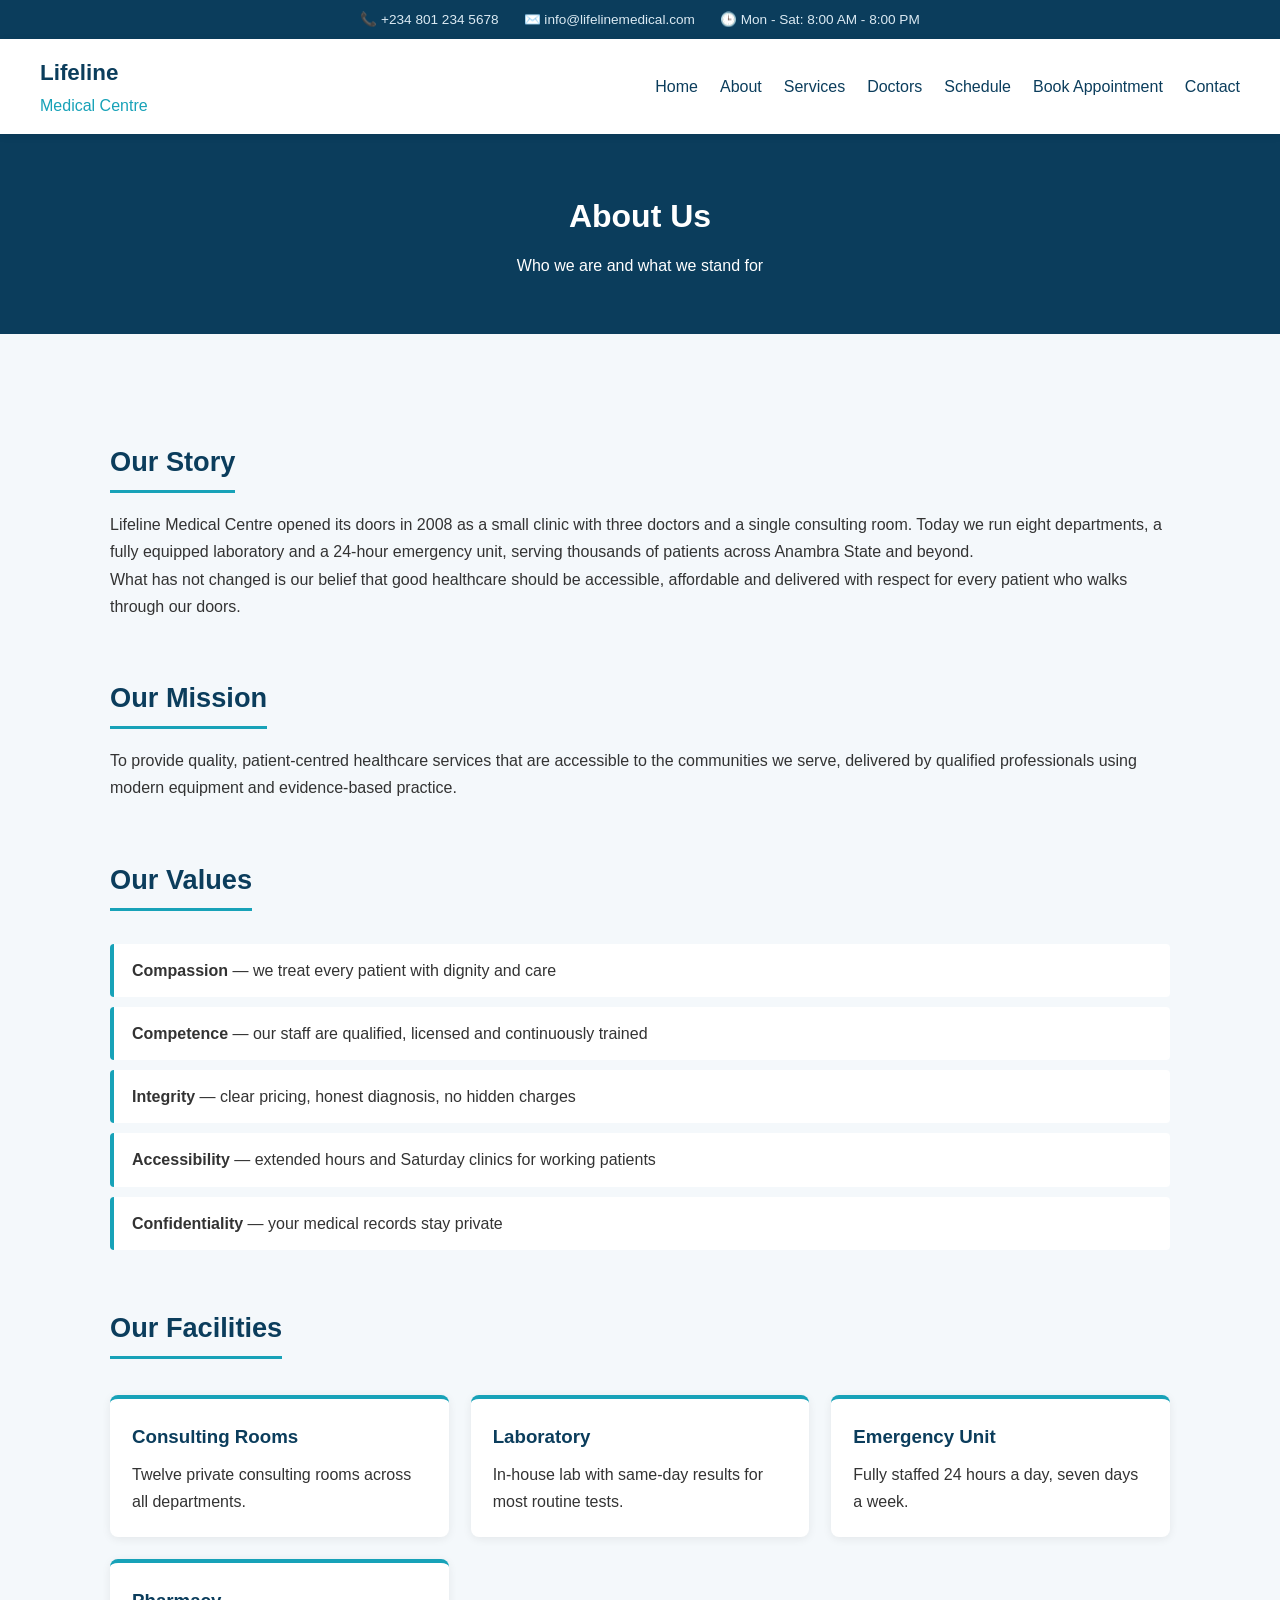
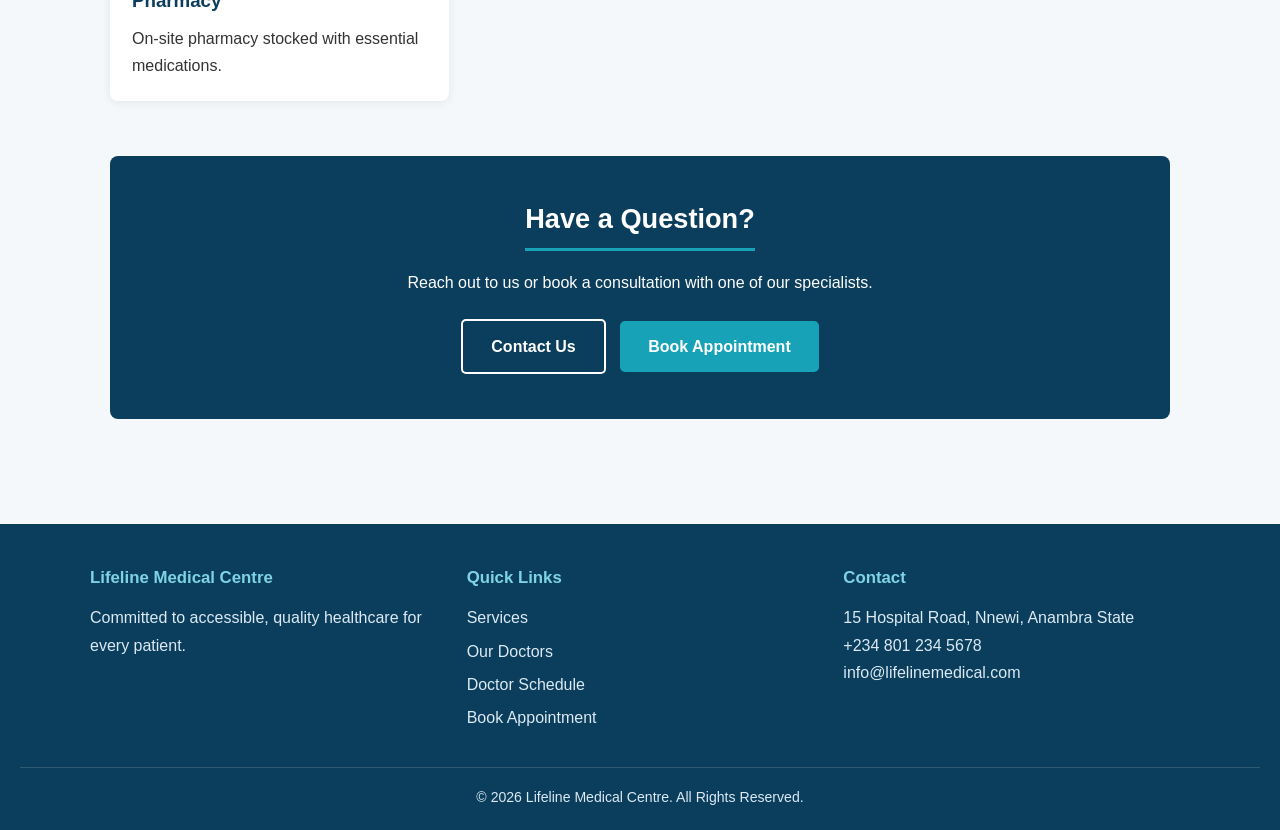
<file: about.html>
<!DOCTYPE html>
<html lang="en">
<head>
    <meta charset="UTF-8">
    <meta name="viewport" content="width=device-width, initial-scale=1.0">
    <title>About Us - Lifeline Medical Centre</title>
    <link rel="stylesheet" href="styles.css">
</head>
<body>

    <div class="top-bar">
        <span>📞 +234 801 234 5678</span>
        <span>✉️ info@lifelinemedical.com</span>
        <span>🕒 Mon - Sat: 8:00 AM - 8:00 PM</span>
    </div>

    <header>
        <div class="logo">Lifeline <span>Medical Centre</span></div>
        <nav>
            <ul>
                <li><a href="index.html">Home</a></li>
                <li><a href="about.html">About</a></li>
                <li><a href="services.html">Services</a></li>
                <li><a href="doctors.html">Doctors</a></li>
                <li><a href="schedule.html">Schedule</a></li>
                <li><a href="appointment.html">Book Appointment</a></li>
                <li><a href="contact.html">Contact</a></li>
            </ul>
        </nav>
    </header>

    <section class="page-banner">
        <h1>About Us</h1>
        <p>Who we are and what we stand for</p>
    </section>

    <main>
        <section>
            <h2>Our Story</h2>
            <p>Lifeline Medical Centre opened its doors in 2008 as a small clinic with three doctors
                and a single consulting room. Today we run eight departments, a fully equipped
                laboratory and a 24-hour emergency unit, serving thousands of patients across
                Anambra State and beyond.</p>
            <p>What has not changed is our belief that good healthcare should be accessible,
                affordable and delivered with respect for every patient who walks through our doors.</p>
        </section>

        <section>
            <h2>Our Mission</h2>
            <p>To provide quality, patient-centred healthcare services that are accessible to the
                communities we serve, delivered by qualified professionals using modern equipment
                and evidence-based practice.</p>
        </section>

        <section>
            <h2>Our Values</h2>
            <ul class="feature-list">
                <li><strong>Compassion</strong> &mdash; we treat every patient with dignity and care</li>
                <li><strong>Competence</strong> &mdash; our staff are qualified, licensed and continuously trained</li>
                <li><strong>Integrity</strong> &mdash; clear pricing, honest diagnosis, no hidden charges</li>
                <li><strong>Accessibility</strong> &mdash; extended hours and Saturday clinics for working patients</li>
                <li><strong>Confidentiality</strong> &mdash; your medical records stay private</li>
            </ul>
        </section>

        <section>
            <h2>Our Facilities</h2>
            <div class="card-grid">
                <div class="card">
                    <h3>Consulting Rooms</h3>
                    <p>Twelve private consulting rooms across all departments.</p>
                </div>
                <div class="card">
                    <h3>Laboratory</h3>
                    <p>In-house lab with same-day results for most routine tests.</p>
                </div>
                <div class="card">
                    <h3>Emergency Unit</h3>
                    <p>Fully staffed 24 hours a day, seven days a week.</p>
                </div>
                <div class="card">
                    <h3>Pharmacy</h3>
                    <p>On-site pharmacy stocked with essential medications.</p>
                </div>
            </div>
        </section>

        <section class="cta-section">
            <h2>Have a Question?</h2>
            <p>Reach out to us or book a consultation with one of our specialists.</p>
            <a href="contact.html" class="btn-secondary">Contact Us</a>
            <a href="appointment.html" class="btn">Book Appointment</a>
        </section>
    </main>

    <footer>
        <div class="footer-columns">
            <div>
                <h4>Lifeline Medical Centre</h4>
                <p>Committed to accessible, quality healthcare for every patient.</p>
            </div>
            <div>
                <h4>Quick Links</h4>
                <ul>
                    <li><a href="services.html">Services</a></li>
                    <li><a href="doctors.html">Our Doctors</a></li>
                    <li><a href="schedule.html">Doctor Schedule</a></li>
                    <li><a href="appointment.html">Book Appointment</a></li>
                </ul>
            </div>
            <div>
                <h4>Contact</h4>
                <p>15 Hospital Road, Nnewi, Anambra State</p>
                <p>+234 801 234 5678</p>
                <p>info@lifelinemedical.com</p>
            </div>
        </div>
        <p class="copyright">&copy; 2026 Lifeline Medical Centre. All Rights Reserved.</p>
    </footer>

</body>
</html>
</file>
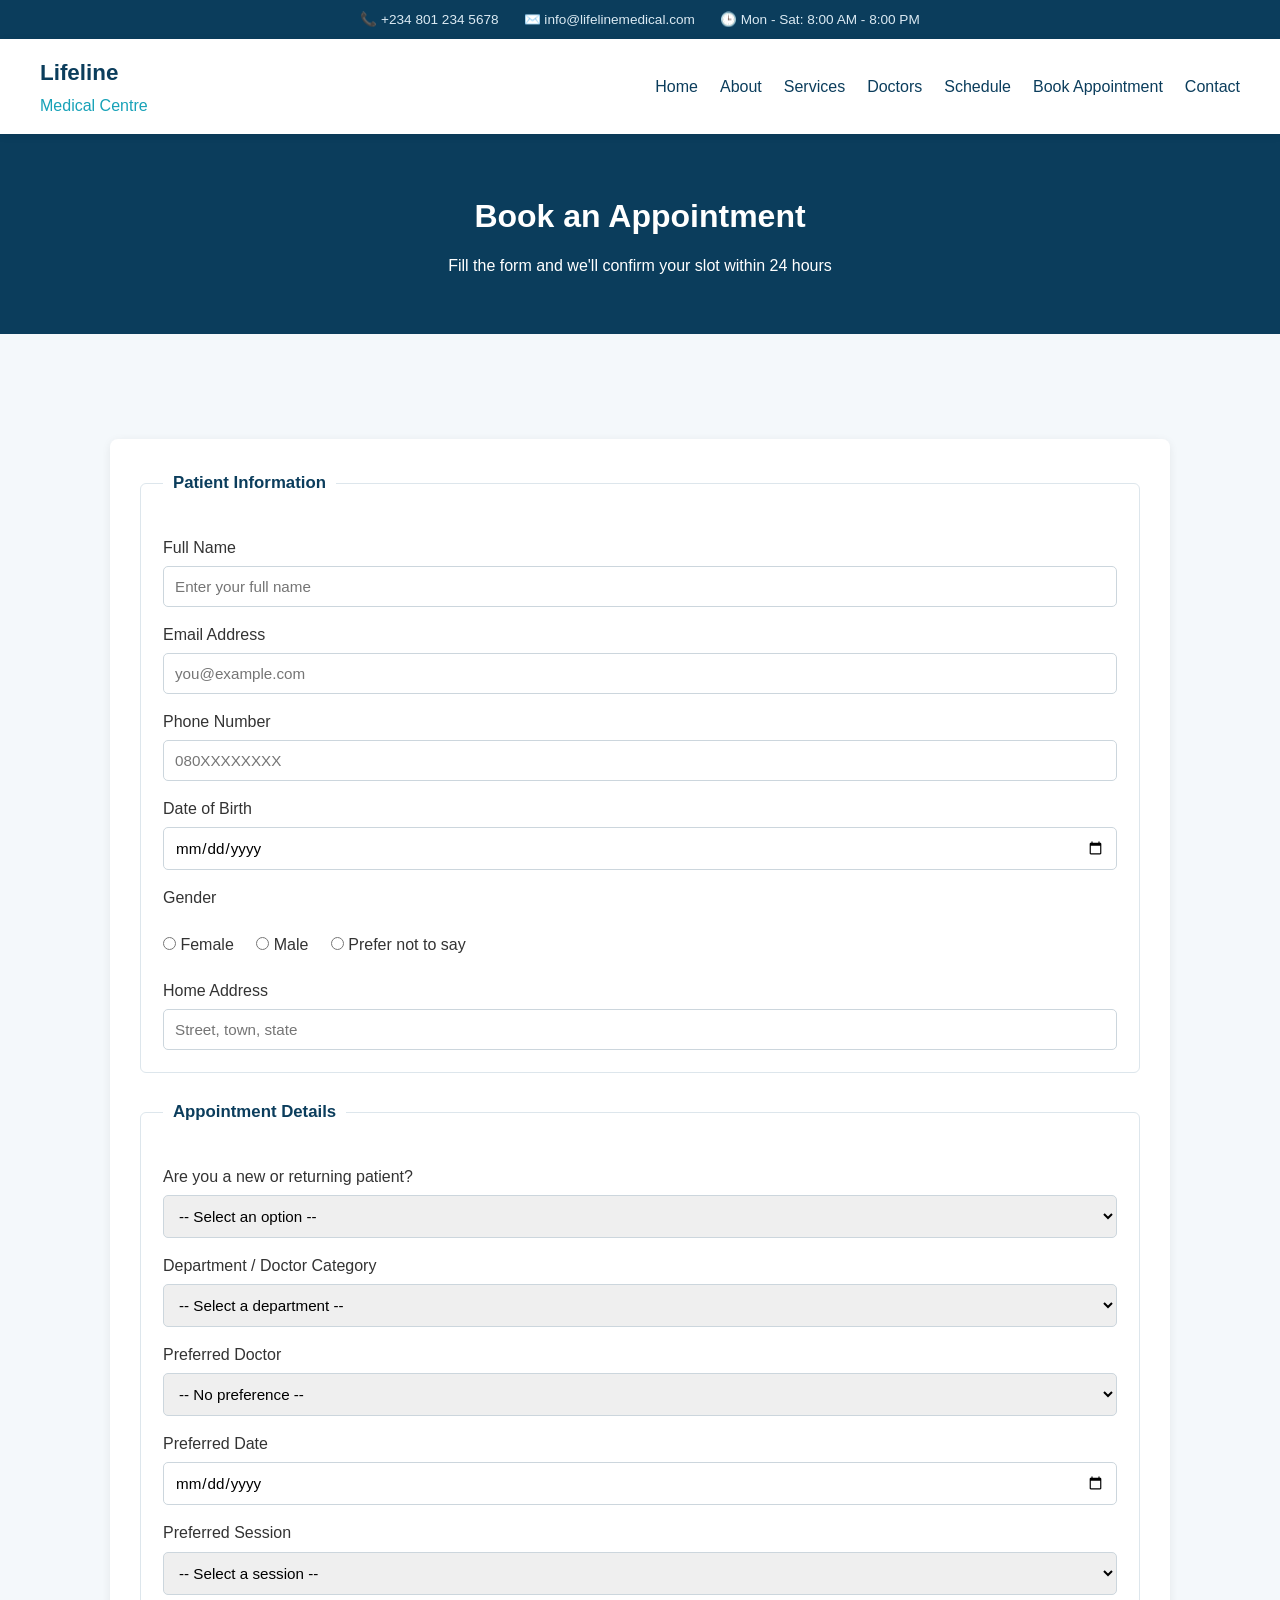
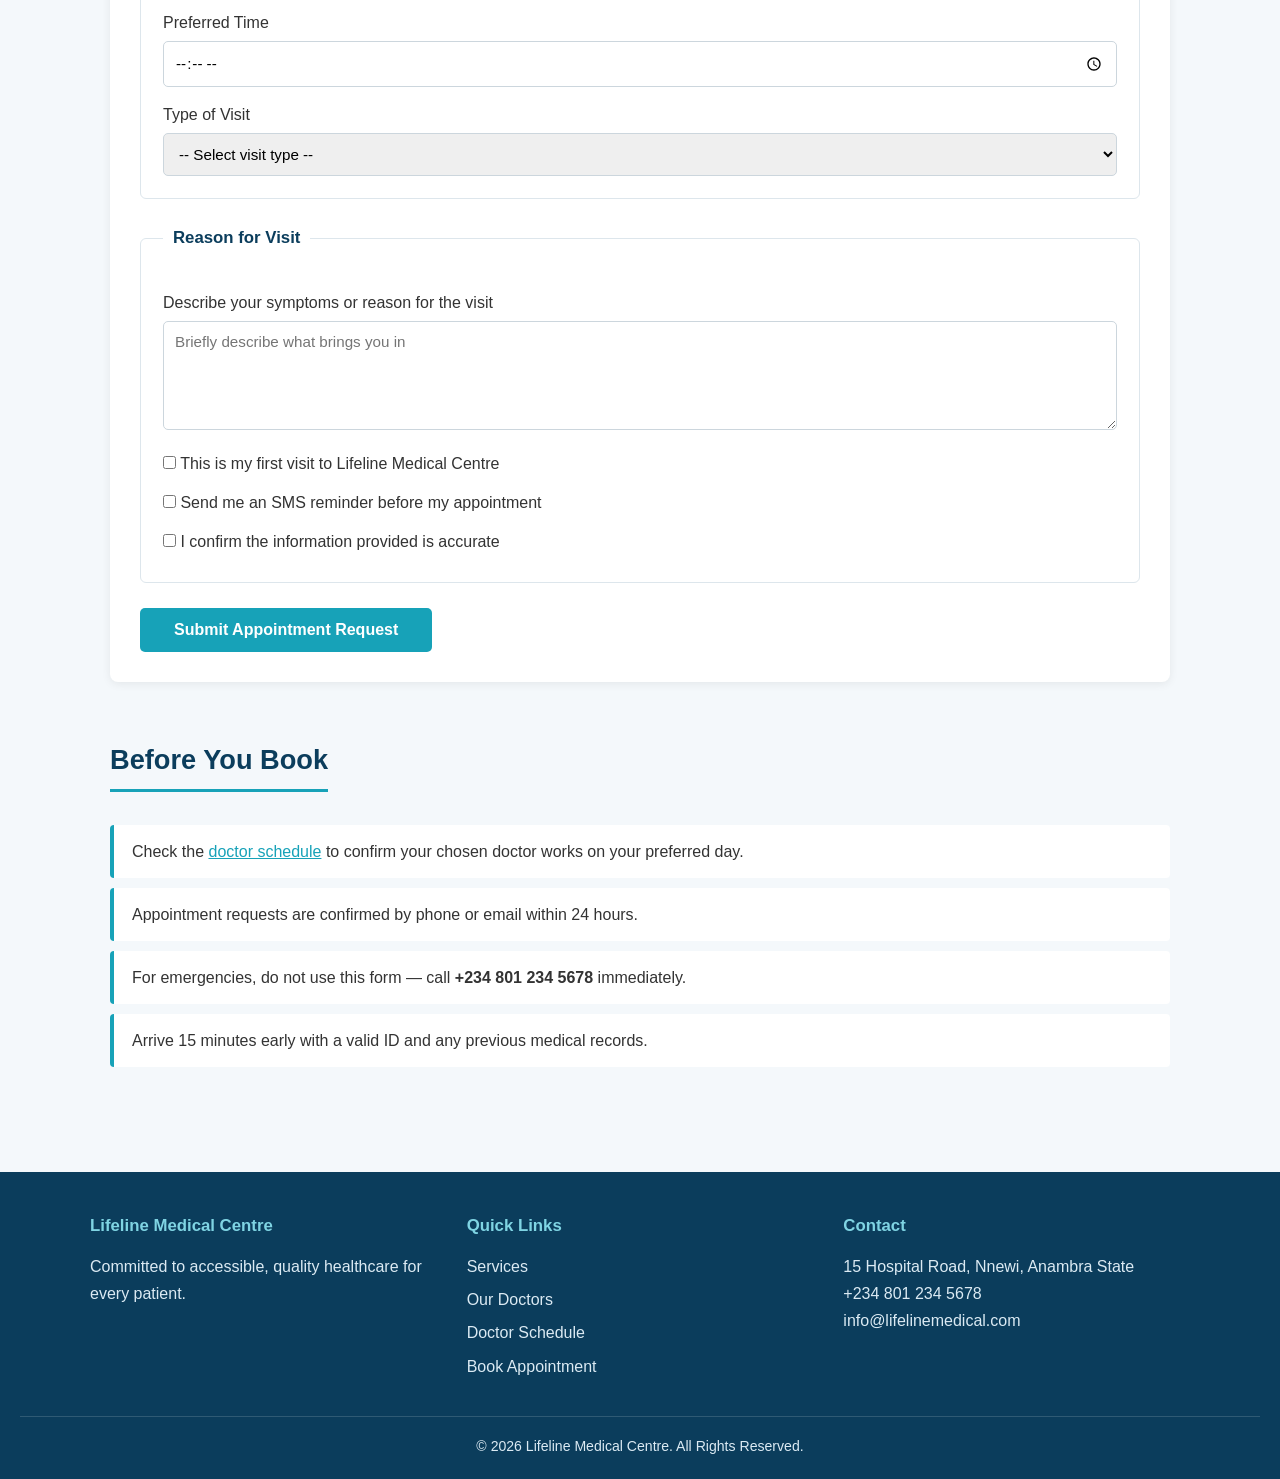
<file: appointment.html>
<!DOCTYPE html>
<html lang="en">
<head>
    <meta charset="UTF-8">
    <meta name="viewport" content="width=device-width, initial-scale=1.0">
    <title>Book an Appointment - Lifeline Medical Centre</title>
    <link rel="stylesheet" href="styles.css">
</head>
<body>

    <div class="top-bar">
        <span>📞 +234 801 234 5678</span>
        <span>✉️ info@lifelinemedical.com</span>
        <span>🕒 Mon - Sat: 8:00 AM - 8:00 PM</span>
    </div>

    <header>
        <div class="logo">Lifeline <span>Medical Centre</span></div>
        <nav>
            <ul>
                <li><a href="index.html">Home</a></li>
                <li><a href="about.html">About</a></li>
                <li><a href="services.html">Services</a></li>
                <li><a href="doctors.html">Doctors</a></li>
                <li><a href="schedule.html">Schedule</a></li>
                <li><a href="appointment.html">Book Appointment</a></li>
                <li><a href="contact.html">Contact</a></li>
            </ul>
        </nav>
    </header>

    <section class="page-banner">
        <h1>Book an Appointment</h1>
        <p>Fill the form and we'll confirm your slot within 24 hours</p>
    </section>

    <main>
        <section class="form-section">
            <form action="appointment-success.html" method="POST">

                <!-- Patient Information -->
                <fieldset>
                    <legend>Patient Information</legend>

                    <label for="fullname">Full Name</label>
                    <input type="text" id="fullname" name="fullname" placeholder="Enter your full name" required>

                    <label for="email">Email Address</label>
                    <input type="email" id="email" name="email" placeholder="you@example.com" required>

                    <label for="phone">Phone Number</label>
                    <input type="tel" id="phone" name="phone" placeholder="080XXXXXXXX" required>

                    <label for="dob">Date of Birth</label>
                    <input type="date" id="dob" name="dob" required>

                    <label>Gender</label>
                    <div class="radio-group">
                        <label><input type="radio" name="gender" value="female" required> Female</label>
                        <label><input type="radio" name="gender" value="male"> Male</label>
                        <label><input type="radio" name="gender" value="other"> Prefer not to say</label>
                    </div>

                    <label for="address">Home Address</label>
                    <input type="text" id="address" name="address" placeholder="Street, town, state">
                </fieldset>

                <!-- Appointment Details -->
                <fieldset>
                    <legend>Appointment Details</legend>

                    <label for="patient-type">Are you a new or returning patient?</label>
                    <select id="patient-type" name="patient-type" required>
                        <option value="">-- Select an option --</option>
                        <option value="new">New Patient</option>
                        <option value="returning">Returning Patient</option>
                    </select>

                    <label for="department">Department / Doctor Category</label>
                    <select id="department" name="department" required>
                        <option value="">-- Select a department --</option>
                        <option value="general">General Medicine</option>
                        <option value="paediatrics">Paediatrics</option>
                        <option value="cardiology">Cardiology</option>
                        <option value="gynaecology">Obstetrics &amp; Gynaecology</option>
                        <option value="dentistry">Dentistry</option>
                        <option value="ophthalmology">Ophthalmology</option>
                        <option value="orthopaedics">Orthopaedics</option>
                        <option value="laboratory">Laboratory &amp; Diagnostics</option>
                    </select>

                    <label for="doctor">Preferred Doctor</label>
                    <select id="doctor" name="doctor">
                        <option value="">-- No preference --</option>
                        <option value="obi">Dr. Chukwuemeka Obi (General, Mon/Tue/Thu 8AM-2PM)</option>
                        <option value="adeyemi">Dr. Ngozi Adeyemi (Paediatrics, Mon/Wed/Fri 9AM-3PM)</option>
                        <option value="musa">Dr. Ibrahim Musa (Cardiology, Tue/Thu 10AM-4PM)</option>
                        <option value="eze">Dr. Blessing Eze (Gynaecology, Mon-Fri 8AM-1PM)</option>
                        <option value="bakare">Dr. Tunde Bakare (Dentistry, Wed/Fri/Sat 10AM-4PM)</option>
                        <option value="nwosu">Dr. Amaka Nwosu (Ophthalmology, Tue/Thu/Sat 9AM-2PM)</option>
                        <option value="okafor">Dr. Samuel Okafor (Orthopaedics, Mon/Wed 11AM-5PM)</option>
                        <option value="sani">Dr. Fatima Sani (General, Mon-Fri 3PM-8PM)</option>
                    </select>

                    <label for="date">Preferred Date</label>
                    <input type="date" id="date" name="date" required>

                    <label for="session">Preferred Session</label>
                    <select id="session" name="session" required>
                        <option value="">-- Select a session --</option>
                        <option value="morning">Morning (8:00 AM - 12:00 PM)</option>
                        <option value="afternoon">Afternoon (12:00 PM - 4:00 PM)</option>
                        <option value="evening">Evening (4:00 PM - 8:00 PM)</option>
                    </select>

                    <label for="time">Preferred Time</label>
                    <input type="time" id="time" name="time">

                    <label for="visit-type">Type of Visit</label>
                    <select id="visit-type" name="visit-type" required>
                        <option value="">-- Select visit type --</option>
                        <option value="consultation">General Consultation</option>
                        <option value="follow-up">Follow-up Visit</option>
                        <option value="test">Laboratory Test</option>
                        <option value="checkup">Routine Check-up</option>
                        <option value="vaccination">Vaccination / Immunisation</option>
                    </select>
                </fieldset>

                <!-- Reason for Visit -->
                <fieldset>
                    <legend>Reason for Visit</legend>

                    <label for="symptoms">Describe your symptoms or reason for the visit</label>
                    <textarea id="symptoms" name="symptoms" rows="5"
                        placeholder="Briefly describe what brings you in"></textarea>

                    <label class="checkbox-label">
                        <input type="checkbox" name="first-visit" value="yes">
                        This is my first visit to Lifeline Medical Centre
                    </label>

                    <label class="checkbox-label">
                        <input type="checkbox" name="reminder" value="yes">
                        Send me an SMS reminder before my appointment
                    </label>

                    <label class="checkbox-label">
                        <input type="checkbox" name="consent" value="yes" required>
                        I confirm the information provided is accurate
                    </label>
                </fieldset>

                <button type="submit">Submit Appointment Request</button>
            </form>
        </section>

        <section class="note-section">
            <h2>Before You Book</h2>
            <ul class="feature-list">
                <li>Check the <a href="schedule.html">doctor schedule</a> to confirm your chosen doctor works on your preferred day.</li>
                <li>Appointment requests are confirmed by phone or email within 24 hours.</li>
                <li>For emergencies, do not use this form &mdash; call <strong>+234 801 234 5678</strong> immediately.</li>
                <li>Arrive 15 minutes early with a valid ID and any previous medical records.</li>
            </ul>
        </section>
    </main>

    <footer>
        <div class="footer-columns">
            <div>
                <h4>Lifeline Medical Centre</h4>
                <p>Committed to accessible, quality healthcare for every patient.</p>
            </div>
            <div>
                <h4>Quick Links</h4>
                <ul>
                    <li><a href="services.html">Services</a></li>
                    <li><a href="doctors.html">Our Doctors</a></li>
                    <li><a href="schedule.html">Doctor Schedule</a></li>
                    <li><a href="appointment.html">Book Appointment</a></li>
                </ul>
            </div>
            <div>
                <h4>Contact</h4>
                <p>15 Hospital Road, Nnewi, Anambra State</p>
                <p>+234 801 234 5678</p>
                <p>info@lifelinemedical.com</p>
            </div>
        </div>
        <p class="copyright">&copy; 2026 Lifeline Medical Centre. All Rights Reserved.</p>
    </footer>

</body>
</html>
</file>
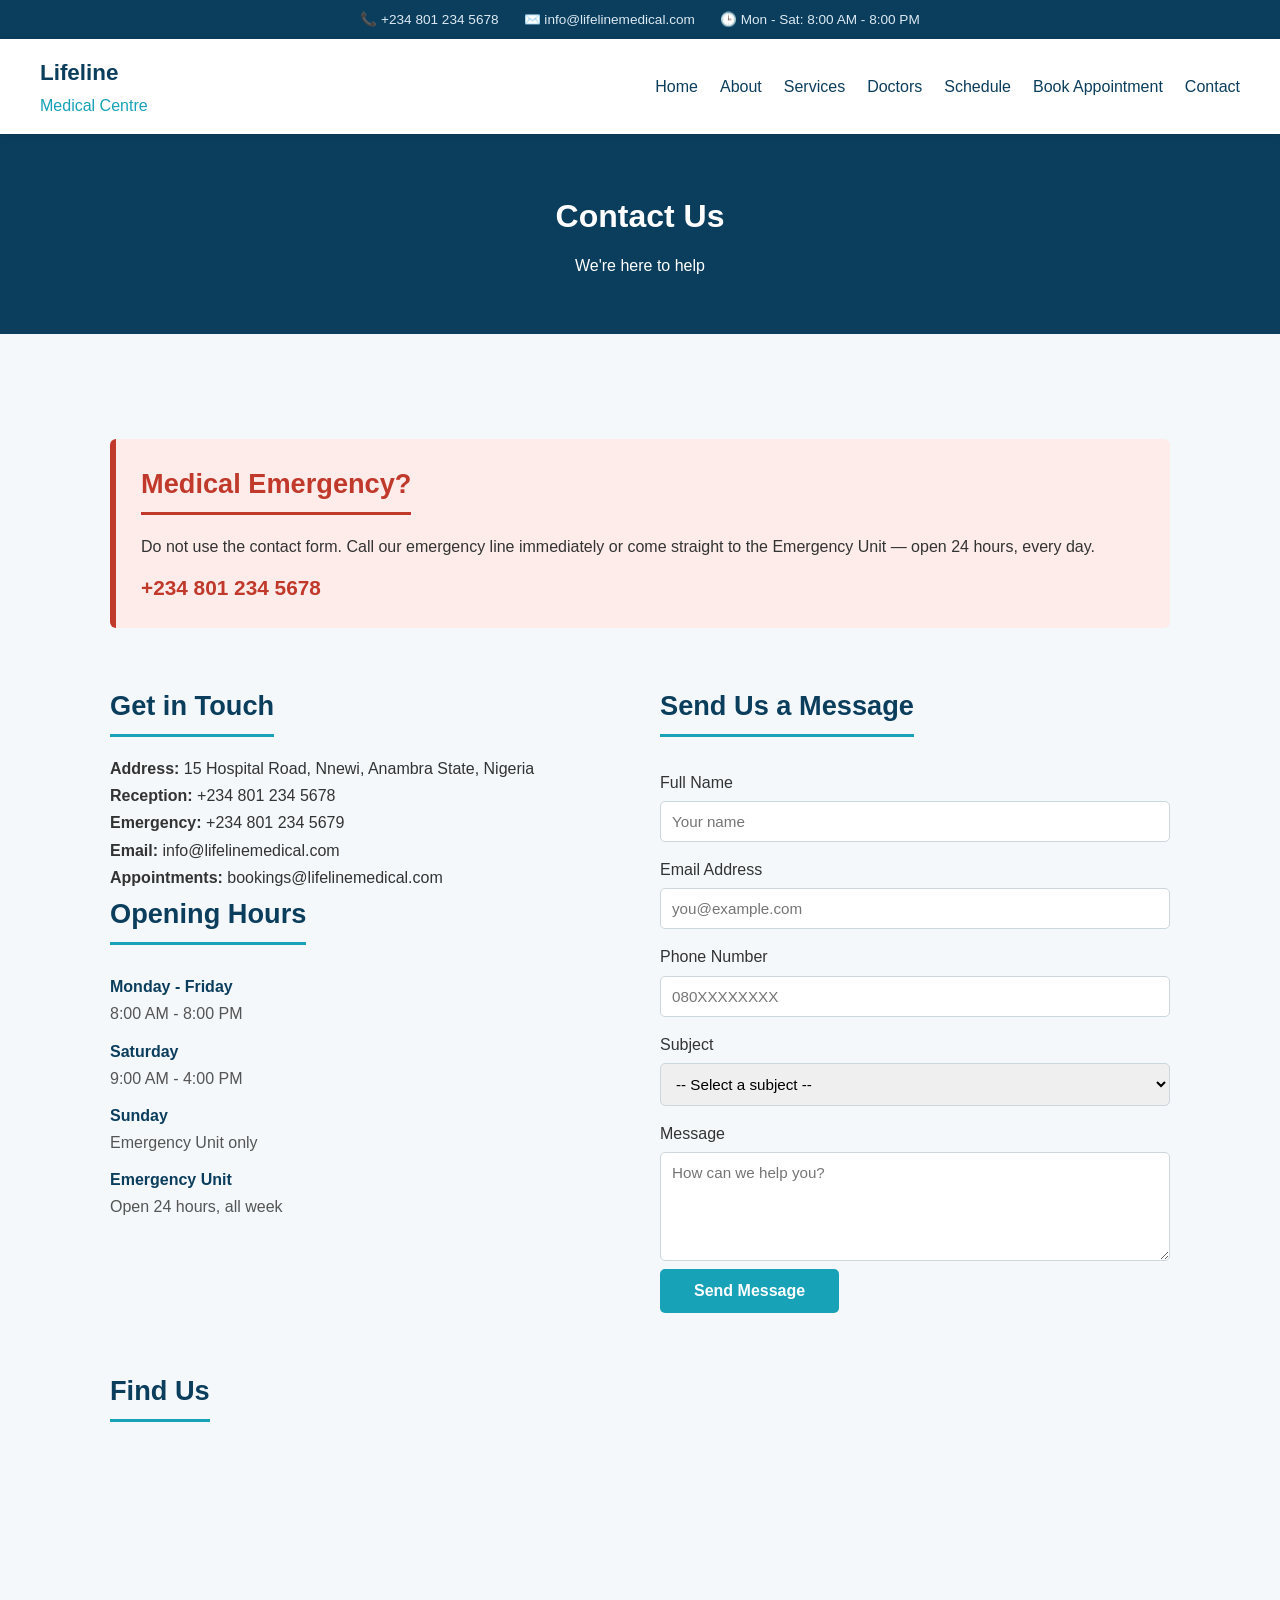
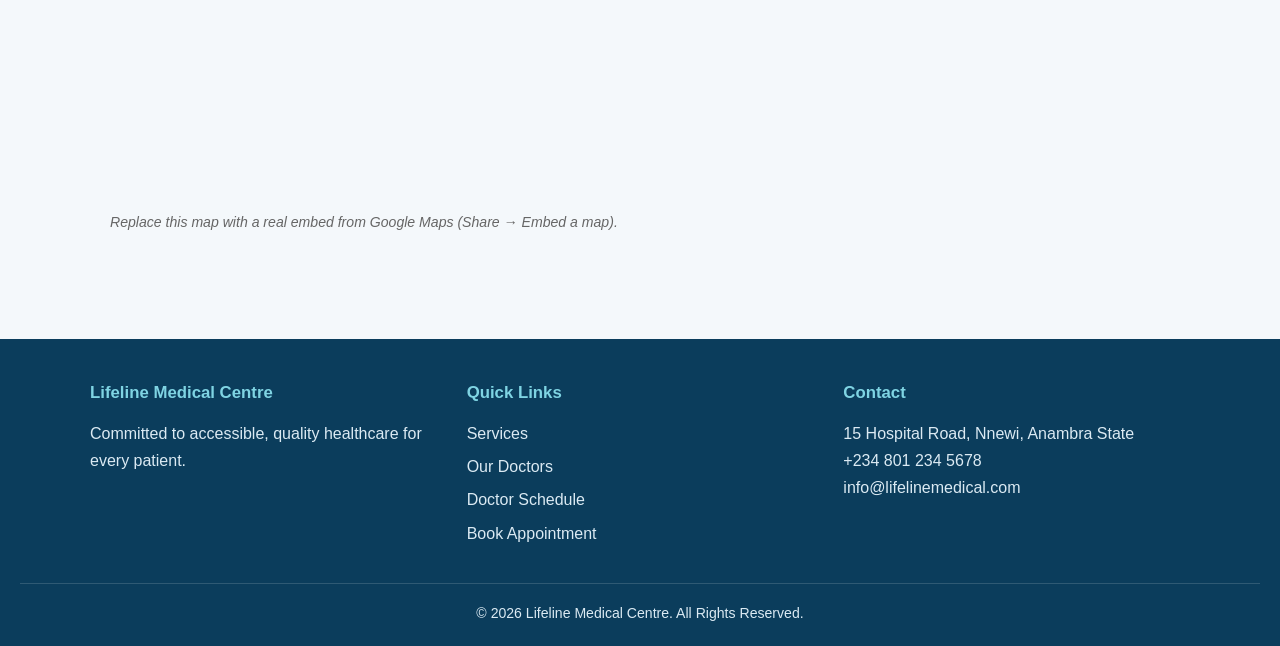
<file: contact.html>
<!DOCTYPE html>
<html lang="en">
<head>
    <meta charset="UTF-8">
    <meta name="viewport" content="width=device-width, initial-scale=1.0">
    <title>Contact Us - Lifeline Medical Centre</title>
    <link rel="stylesheet" href="styles.css">
</head>
<body>

    <div class="top-bar">
        <span>📞 +234 801 234 5678</span>
        <span>✉️ info@lifelinemedical.com</span>
        <span>🕒 Mon - Sat: 8:00 AM - 8:00 PM</span>
    </div>

    <header>
        <div class="logo">Lifeline <span>Medical Centre</span></div>
        <nav>
            <ul>
                <li><a href="index.html">Home</a></li>
                <li><a href="about.html">About</a></li>
                <li><a href="services.html">Services</a></li>
                <li><a href="doctors.html">Doctors</a></li>
                <li><a href="schedule.html">Schedule</a></li>
                <li><a href="appointment.html">Book Appointment</a></li>
                <li><a href="contact.html">Contact</a></li>
            </ul>
        </nav>
    </header>

    <section class="page-banner">
        <h1>Contact Us</h1>
        <p>We're here to help</p>
    </section>

    <main>
        <!-- Emergency Notice -->
        <section class="emergency-notice">
            <h2>Medical Emergency?</h2>
            <p>Do not use the contact form. Call our emergency line immediately or come straight
                to the Emergency Unit &mdash; open 24 hours, every day.</p>
            <p class="emergency-number">+234 801 234 5678</p>
        </section>

        <section class="contact-section">
            <div class="contact-info">
                <h2>Get in Touch</h2>
                <p><strong>Address:</strong> 15 Hospital Road, Nnewi, Anambra State, Nigeria</p>
                <p><strong>Reception:</strong> +234 801 234 5678</p>
                <p><strong>Emergency:</strong> +234 801 234 5679</p>
                <p><strong>Email:</strong> info@lifelinemedical.com</p>
                <p><strong>Appointments:</strong> bookings@lifelinemedical.com</p>

                <h2>Opening Hours</h2>
                <dl>
                    <dt>Monday - Friday</dt>
                    <dd>8:00 AM - 8:00 PM</dd>
                    <dt>Saturday</dt>
                    <dd>9:00 AM - 4:00 PM</dd>
                    <dt>Sunday</dt>
                    <dd>Emergency Unit only</dd>
                    <dt>Emergency Unit</dt>
                    <dd>Open 24 hours, all week</dd>
                </dl>
            </div>

            <div class="contact-form">
                <h2>Send Us a Message</h2>
                <form action="contact-success.html" method="POST">
                    <label for="name">Full Name</label>
                    <input type="text" id="name" name="name" placeholder="Your name" required>

                    <label for="email">Email Address</label>
                    <input type="email" id="email" name="email" placeholder="you@example.com" required>

                    <label for="phone">Phone Number</label>
                    <input type="tel" id="phone" name="phone" placeholder="080XXXXXXXX">

                    <label for="subject">Subject</label>
                    <select id="subject" name="subject" required>
                        <option value="">-- Select a subject --</option>
                        <option value="enquiry">General Enquiry</option>
                        <option value="appointment">Appointment Question</option>
                        <option value="billing">Billing &amp; Payment</option>
                        <option value="records">Medical Records Request</option>
                        <option value="feedback">Feedback or Complaint</option>
                    </select>

                    <label for="message">Message</label>
                    <textarea id="message" name="message" rows="5"
                        placeholder="How can we help you?" required></textarea>

                    <button type="submit">Send Message</button>
                </form>
            </div>
        </section>

        <section class="map-section">
            <h2>Find Us</h2>
            <iframe
                src="https://www.google.com/maps/embed?pb=!1m18!1m12!1m3!1d31700!2d6.9!3d6.02!2m3!1f0!2f0!3f0!3m2!1i1024!2i768!4f13.1!3m3!1m2!1s0x0%3A0x0!2zNsKwMDEnMTIuMCJOIDbCsDU0JzAwLjAiRQ!5e0!3m2!1sen!2sng!4v1234567890"
                width="100%" height="350" style="border:0;" allowfullscreen="" loading="lazy">
            </iframe>
            <p class="note">Replace this map with a real embed from Google Maps (Share &rarr; Embed a map).</p>
        </section>
    </main>

    <footer>
        <div class="footer-columns">
            <div>
                <h4>Lifeline Medical Centre</h4>
                <p>Committed to accessible, quality healthcare for every patient.</p>
            </div>
            <div>
                <h4>Quick Links</h4>
                <ul>
                    <li><a href="services.html">Services</a></li>
                    <li><a href="doctors.html">Our Doctors</a></li>
                    <li><a href="schedule.html">Doctor Schedule</a></li>
                    <li><a href="appointment.html">Book Appointment</a></li>
                </ul>
            </div>
            <div>
                <h4>Contact</h4>
                <p>15 Hospital Road, Nnewi, Anambra State</p>
                <p>+234 801 234 5678</p>
                <p>info@lifelinemedical.com</p>
            </div>
        </div>
        <p class="copyright">&copy; 2026 Lifeline Medical Centre. All Rights Reserved.</p>
    </footer>

</body>
</html>
</file>
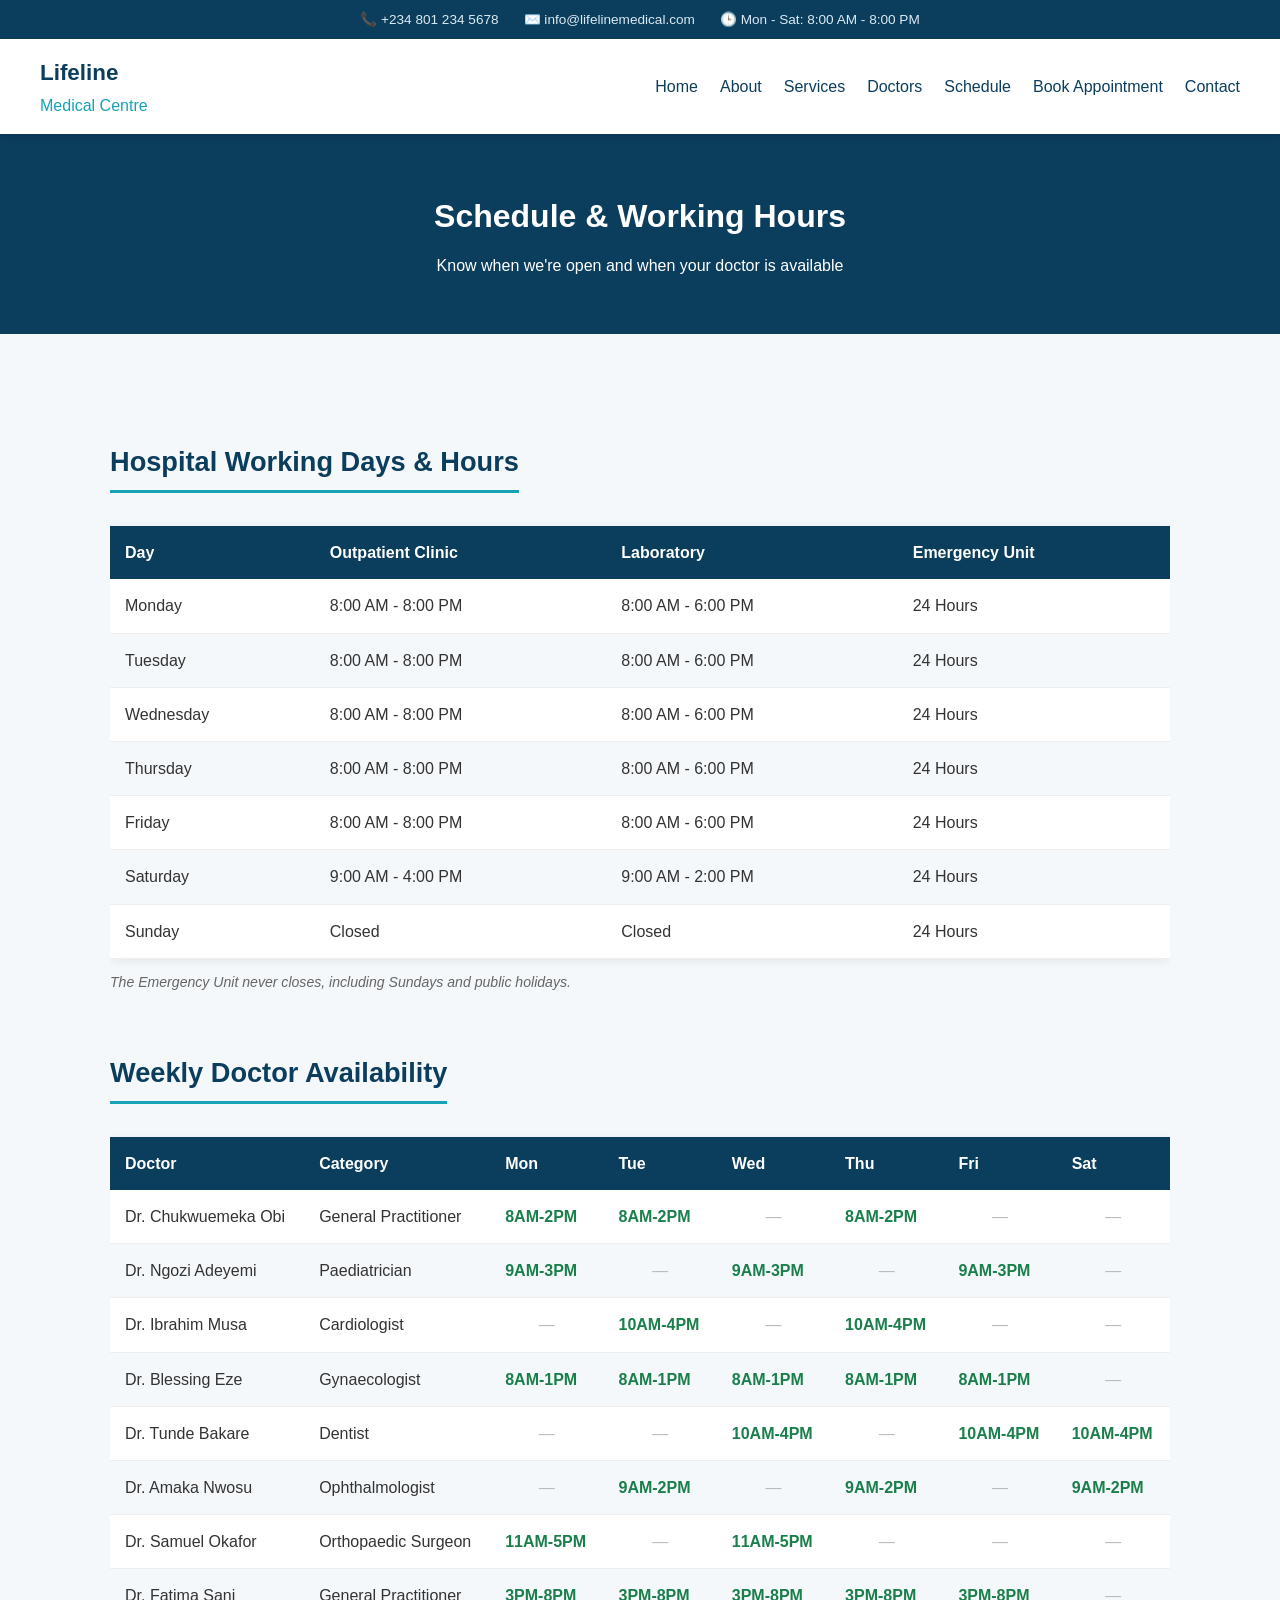
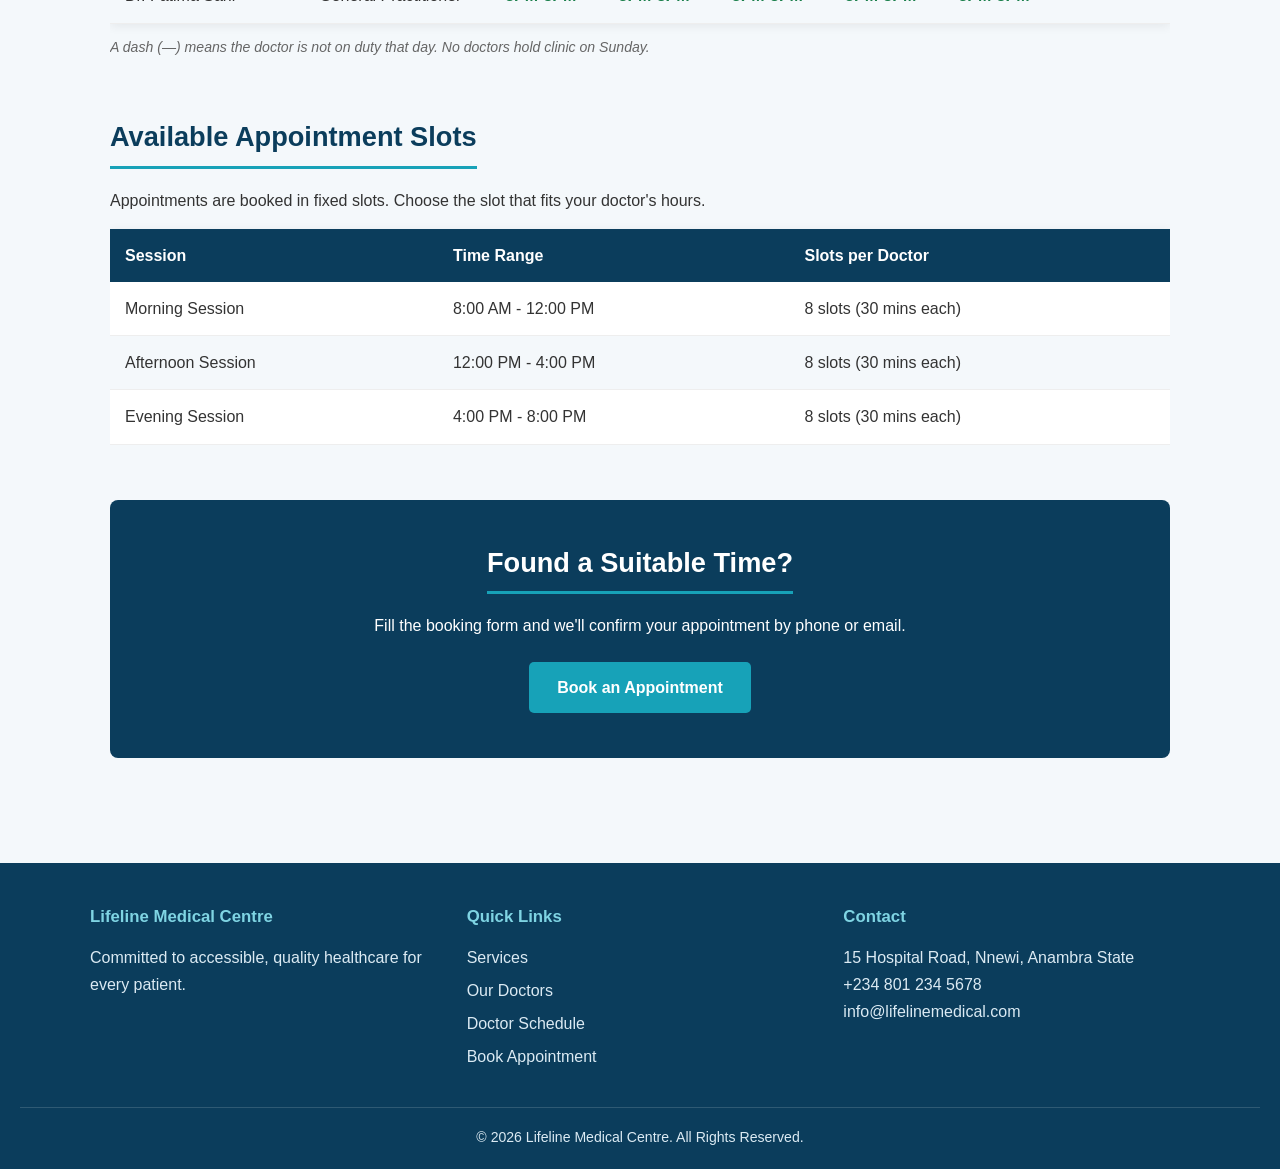
<file: schedule.html>
<!DOCTYPE html>
<html lang="en">
<head>
    <meta charset="UTF-8">
    <meta name="viewport" content="width=device-width, initial-scale=1.0">
    <title>Schedule &amp; Working Hours - Lifeline Medical Centre</title>
    <link rel="stylesheet" href="styles.css">
</head>
<body>

    <div class="top-bar">
        <span>📞 +234 801 234 5678</span>
        <span>✉️ info@lifelinemedical.com</span>
        <span>🕒 Mon - Sat: 8:00 AM - 8:00 PM</span>
    </div>

    <header>
        <div class="logo">Lifeline <span>Medical Centre</span></div>
        <nav>
            <ul>
                <li><a href="index.html">Home</a></li>
                <li><a href="about.html">About</a></li>
                <li><a href="services.html">Services</a></li>
                <li><a href="doctors.html">Doctors</a></li>
                <li><a href="schedule.html">Schedule</a></li>
                <li><a href="appointment.html">Book Appointment</a></li>
                <li><a href="contact.html">Contact</a></li>
            </ul>
        </nav>
    </header>

    <section class="page-banner">
        <h1>Schedule &amp; Working Hours</h1>
        <p>Know when we're open and when your doctor is available</p>
    </section>

    <main>
        <!-- Hospital Working Days -->
        <section class="table-section">
            <h2>Hospital Working Days &amp; Hours</h2>
            <table>
                <thead>
                    <tr>
                        <th>Day</th>
                        <th>Outpatient Clinic</th>
                        <th>Laboratory</th>
                        <th>Emergency Unit</th>
                    </tr>
                </thead>
                <tbody>
                    <tr>
                        <td>Monday</td>
                        <td>8:00 AM - 8:00 PM</td>
                        <td>8:00 AM - 6:00 PM</td>
                        <td>24 Hours</td>
                    </tr>
                    <tr>
                        <td>Tuesday</td>
                        <td>8:00 AM - 8:00 PM</td>
                        <td>8:00 AM - 6:00 PM</td>
                        <td>24 Hours</td>
                    </tr>
                    <tr>
                        <td>Wednesday</td>
                        <td>8:00 AM - 8:00 PM</td>
                        <td>8:00 AM - 6:00 PM</td>
                        <td>24 Hours</td>
                    </tr>
                    <tr>
                        <td>Thursday</td>
                        <td>8:00 AM - 8:00 PM</td>
                        <td>8:00 AM - 6:00 PM</td>
                        <td>24 Hours</td>
                    </tr>
                    <tr>
                        <td>Friday</td>
                        <td>8:00 AM - 8:00 PM</td>
                        <td>8:00 AM - 6:00 PM</td>
                        <td>24 Hours</td>
                    </tr>
                    <tr>
                        <td>Saturday</td>
                        <td>9:00 AM - 4:00 PM</td>
                        <td>9:00 AM - 2:00 PM</td>
                        <td>24 Hours</td>
                    </tr>
                    <tr>
                        <td>Sunday</td>
                        <td>Closed</td>
                        <td>Closed</td>
                        <td>24 Hours</td>
                    </tr>
                </tbody>
            </table>
            <p class="note">The Emergency Unit never closes, including Sundays and public holidays.</p>
        </section>

        <!-- Weekly Doctor Availability Grid -->
        <section class="table-section">
            <h2>Weekly Doctor Availability</h2>
            <table>
                <thead>
                    <tr>
                        <th>Doctor</th>
                        <th>Category</th>
                        <th>Mon</th>
                        <th>Tue</th>
                        <th>Wed</th>
                        <th>Thu</th>
                        <th>Fri</th>
                        <th>Sat</th>
                    </tr>
                </thead>
                <tbody>
                    <tr>
                        <td>Dr. Chukwuemeka Obi</td>
                        <td>General Practitioner</td>
                        <td class="available">8AM-2PM</td>
                        <td class="available">8AM-2PM</td>
                        <td class="unavailable">&mdash;</td>
                        <td class="available">8AM-2PM</td>
                        <td class="unavailable">&mdash;</td>
                        <td class="unavailable">&mdash;</td>
                    </tr>
                    <tr>
                        <td>Dr. Ngozi Adeyemi</td>
                        <td>Paediatrician</td>
                        <td class="available">9AM-3PM</td>
                        <td class="unavailable">&mdash;</td>
                        <td class="available">9AM-3PM</td>
                        <td class="unavailable">&mdash;</td>
                        <td class="available">9AM-3PM</td>
                        <td class="unavailable">&mdash;</td>
                    </tr>
                    <tr>
                        <td>Dr. Ibrahim Musa</td>
                        <td>Cardiologist</td>
                        <td class="unavailable">&mdash;</td>
                        <td class="available">10AM-4PM</td>
                        <td class="unavailable">&mdash;</td>
                        <td class="available">10AM-4PM</td>
                        <td class="unavailable">&mdash;</td>
                        <td class="unavailable">&mdash;</td>
                    </tr>
                    <tr>
                        <td>Dr. Blessing Eze</td>
                        <td>Gynaecologist</td>
                        <td class="available">8AM-1PM</td>
                        <td class="available">8AM-1PM</td>
                        <td class="available">8AM-1PM</td>
                        <td class="available">8AM-1PM</td>
                        <td class="available">8AM-1PM</td>
                        <td class="unavailable">&mdash;</td>
                    </tr>
                    <tr>
                        <td>Dr. Tunde Bakare</td>
                        <td>Dentist</td>
                        <td class="unavailable">&mdash;</td>
                        <td class="unavailable">&mdash;</td>
                        <td class="available">10AM-4PM</td>
                        <td class="unavailable">&mdash;</td>
                        <td class="available">10AM-4PM</td>
                        <td class="available">10AM-4PM</td>
                    </tr>
                    <tr>
                        <td>Dr. Amaka Nwosu</td>
                        <td>Ophthalmologist</td>
                        <td class="unavailable">&mdash;</td>
                        <td class="available">9AM-2PM</td>
                        <td class="unavailable">&mdash;</td>
                        <td class="available">9AM-2PM</td>
                        <td class="unavailable">&mdash;</td>
                        <td class="available">9AM-2PM</td>
                    </tr>
                    <tr>
                        <td>Dr. Samuel Okafor</td>
                        <td>Orthopaedic Surgeon</td>
                        <td class="available">11AM-5PM</td>
                        <td class="unavailable">&mdash;</td>
                        <td class="available">11AM-5PM</td>
                        <td class="unavailable">&mdash;</td>
                        <td class="unavailable">&mdash;</td>
                        <td class="unavailable">&mdash;</td>
                    </tr>
                    <tr>
                        <td>Dr. Fatima Sani</td>
                        <td>General Practitioner</td>
                        <td class="available">3PM-8PM</td>
                        <td class="available">3PM-8PM</td>
                        <td class="available">3PM-8PM</td>
                        <td class="available">3PM-8PM</td>
                        <td class="available">3PM-8PM</td>
                        <td class="unavailable">&mdash;</td>
                    </tr>
                </tbody>
            </table>
            <p class="note">A dash (&mdash;) means the doctor is not on duty that day. No doctors hold clinic on Sunday.</p>
        </section>

        <!-- Appointment Time Slots -->
        <section class="table-section">
            <h2>Available Appointment Slots</h2>
            <p>Appointments are booked in fixed slots. Choose the slot that fits your doctor's hours.</p>
            <table>
                <thead>
                    <tr>
                        <th>Session</th>
                        <th>Time Range</th>
                        <th>Slots per Doctor</th>
                    </tr>
                </thead>
                <tbody>
                    <tr>
                        <td>Morning Session</td>
                        <td>8:00 AM - 12:00 PM</td>
                        <td>8 slots (30 mins each)</td>
                    </tr>
                    <tr>
                        <td>Afternoon Session</td>
                        <td>12:00 PM - 4:00 PM</td>
                        <td>8 slots (30 mins each)</td>
                    </tr>
                    <tr>
                        <td>Evening Session</td>
                        <td>4:00 PM - 8:00 PM</td>
                        <td>8 slots (30 mins each)</td>
                    </tr>
                </tbody>
            </table>
        </section>

        <section class="cta-section">
            <h2>Found a Suitable Time?</h2>
            <p>Fill the booking form and we'll confirm your appointment by phone or email.</p>
            <a href="appointment.html" class="btn">Book an Appointment</a>
        </section>
    </main>

    <footer>
        <div class="footer-columns">
            <div>
                <h4>Lifeline Medical Centre</h4>
                <p>Committed to accessible, quality healthcare for every patient.</p>
            </div>
            <div>
                <h4>Quick Links</h4>
                <ul>
                    <li><a href="services.html">Services</a></li>
                    <li><a href="doctors.html">Our Doctors</a></li>
                    <li><a href="schedule.html">Doctor Schedule</a></li>
                    <li><a href="appointment.html">Book Appointment</a></li>
                </ul>
            </div>
            <div>
                <h4>Contact</h4>
                <p>15 Hospital Road, Nnewi, Anambra State</p>
                <p>+234 801 234 5678</p>
                <p>info@lifelinemedical.com</p>
            </div>
        </div>
        <p class="copyright">&copy; 2026 Lifeline Medical Centre. All Rights Reserved.</p>
    </footer>

</body>
</html>
</file>
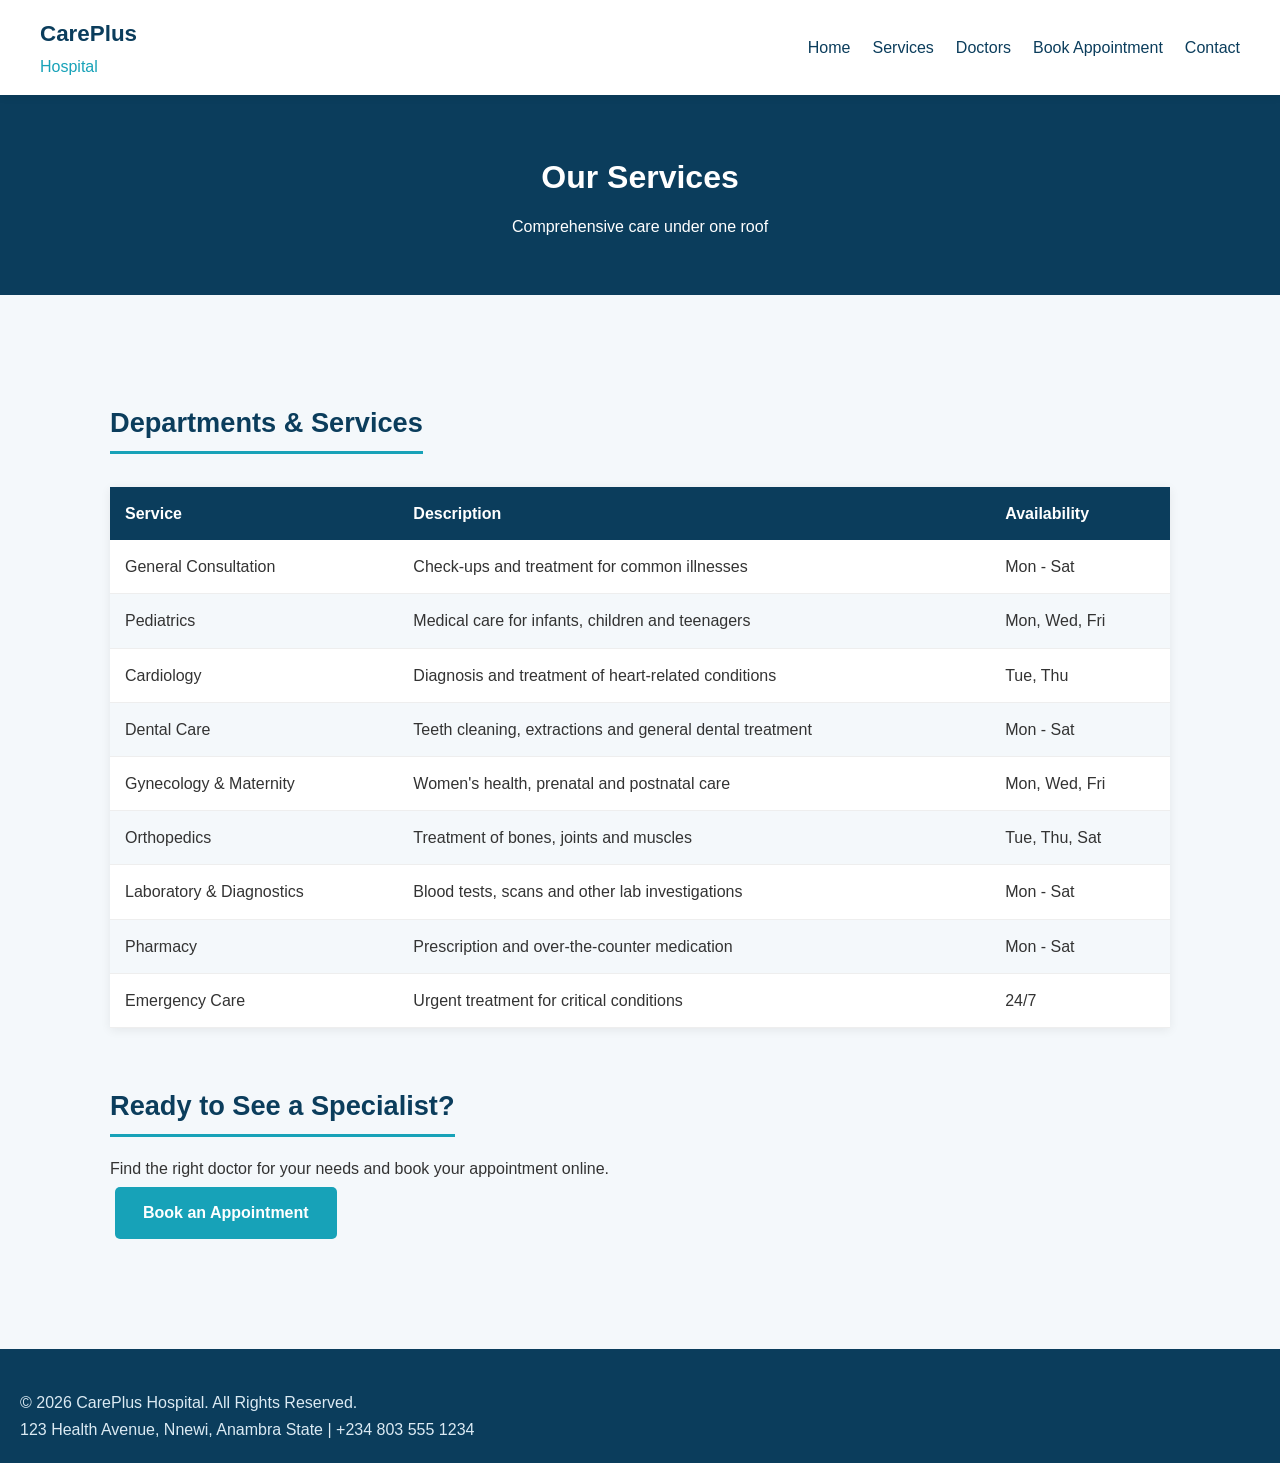
<file: services.html>
<!DOCTYPE html>
<html lang="en">
<head>
    <meta charset="UTF-8">
    <meta name="viewport" content="width=device-width, initial-scale=1.0">
    <title>Our Services - CarePlus Hospital</title>
    <link rel="stylesheet" href="styles.css">
</head>
<body>

    <header>
        <div class="logo">CarePlus <span>Hospital</span></div>
        <nav>
            <ul>
                <li><a href="index.html" target>Home</a></li>
                <li><a href="services.html">Services</a></li>
                <li><a href="doctors.html">Doctors</a></li>
                <li><a href="appointment.html">Book Appointment</a></li>
                <li><a href="contact.html">Contact</a></li>
            </ul>
        </nav>
    </header>

    <section class="page-banner">
        <h1>Our Services</h1>
        <p>Comprehensive care under one roof</p>
    </section>

    <main>
        <section class="menu-section">
            <h2>Departments &amp; Services</h2>
            <div class="service-table-wrap">
                <table>
                    <thead>
                        <tr>
                            <th>Service</th>
                            <th>Description</th>
                            <th>Availability</th>
                        </tr>
                    </thead>
                    <tbody>
                        <tr>
                            <td>General Consultation</td>
                            <td>Check-ups and treatment for common illnesses</td>
                            <td>Mon - Sat</td>
                        </tr>
                        <tr>
                            <td>Pediatrics</td>
                            <td>Medical care for infants, children and teenagers</td>
                            <td>Mon, Wed, Fri</td>
                        </tr>
                        <tr>
                            <td>Cardiology</td>
                            <td>Diagnosis and treatment of heart-related conditions</td>
                            <td>Tue, Thu</td>
                        </tr>
                        <tr>
                            <td>Dental Care</td>
                            <td>Teeth cleaning, extractions and general dental treatment</td>
                            <td>Mon - Sat</td>
                        </tr>
                        <tr>
                            <td>Gynecology &amp; Maternity</td>
                            <td>Women's health, prenatal and postnatal care</td>
                            <td>Mon, Wed, Fri</td>
                        </tr>
                        <tr>
                            <td>Orthopedics</td>
                            <td>Treatment of bones, joints and muscles</td>
                            <td>Tue, Thu, Sat</td>
                        </tr>
                        <tr>
                            <td>Laboratory &amp; Diagnostics</td>
                            <td>Blood tests, scans and other lab investigations</td>
                            <td>Mon - Sat</td>
                        </tr>
                        <tr>
                            <td>Pharmacy</td>
                            <td>Prescription and over-the-counter medication</td>
                            <td>Mon - Sat</td>
                        </tr>
                        <tr>
                            <td>Emergency Care</td>
                            <td>Urgent treatment for critical conditions</td>
                            <td>24/7</td>
                        </tr>
                    </tbody>
                </table>
            </div>
        </section>

        <section class="cta">
            <h2>Ready to See a Specialist?</h2>
            <p>Find the right doctor for your needs and book your appointment online.</p>
            <a href="appointment.html" class="btn">Book an Appointment</a>
        </section>
    </main>

    <footer>
        <p>&copy; 2026 CarePlus Hospital. All Rights Reserved.</p>
        <p>123 Health Avenue, Nnewi, Anambra State | +234 803 555 1234</p>
    </footer>

</body>
</html>
</file>
<file: styles.css>
/* ===== Reset & Base ===== */
* {
    margin: 0;
    padding: 0;
    box-sizing: border-box;
}

body {
    font-family: 'Segoe UI', Arial, sans-serif;
    color: #333;
    line-height: 1.7;
    background-color: #f4f8fb;
}

a {
    text-decoration: none;
    color: inherit;
}

img {
    max-width: 100%;
    display: block;
}

/* ===== Top Bar ===== */
.top-bar {
    background-color: #0b3d5c;
    color: #dbeaf3;
    font-size: 0.85rem;
    display: flex;
    justify-content: center;
    flex-wrap: wrap;
    gap: 25px;
    padding: 8px 20px;
}

/* ===== Header & Navigation (sticky) ===== */
header {
    display: flex;
    justify-content: space-between;
    align-items: center;
    padding: 15px 40px;
    background-color: #fff;
    box-shadow: 0 2px 8px rgba(0, 0, 0, 0.08);
    position: sticky;
    top: 0;
    z-index: 100;
}

.logo {
    font-size: 1.4rem;
    font-weight: bold;
    color: #0b3d5c;
}

.logo span {
    color: #17a2b8;
    font-weight: normal;
    font-size: 1rem;
    display: block;
}

nav ul {
    list-style: none;
    display: flex;
    gap: 22px;
}

nav ul li a {
    color: #0b3d5c;
    font-weight: 500;
    padding-bottom: 4px;
    border-bottom: 2px solid transparent;
    transition: 0.3s;
}

nav ul li a:hover {
    color: #17a2b8;
    border-bottom-color: #17a2b8;
}

/* ===== Hero Section ===== */
.hero {
    background: linear-gradient(rgba(11, 61, 92, 0.8), rgba(11, 61, 92, 0.8)),
                url('../images/hero.jpg') center/cover no-repeat;
    background-color: #0b3d5c;
    color: #fff;
    text-align: center;
    padding: 110px 20px;
}

.hero h1 {
    font-size: 2.5rem;
    margin-bottom: 15px;
}

.hero p {
    font-size: 1.15rem;
    margin-bottom: 28px;
}

/* ===== Buttons ===== */
.btn,
.btn-secondary,
.btn-small {
    display: inline-block;
    padding: 12px 28px;
    border-radius: 5px;
    font-weight: bold;
    transition: 0.3s;
    margin: 5px;
}

.btn {
    background-color: #17a2b8;
    color: #fff;
}

.btn:hover {
    background-color: #128596;
}

.btn-secondary {
    background-color: transparent;
    border: 2px solid #0b3d5c;
    color: #0b3d5c;
}

.btn-secondary:hover {
    background-color: #0b3d5c;
    color: #fff;
}

.btn-small {
    background-color: #0b3d5c;
    color: #fff;
    padding: 8px 18px;
    font-size: 0.9rem;
}

.btn-small:hover {
    background-color: #17a2b8;
}

/* ===== Page Banner (inner pages) ===== */
.page-banner {
    background-color: #0b3d5c;
    color: #fff;
    text-align: center;
    padding: 55px 20px;
}

.page-banner h1 {
    font-size: 2rem;
    margin-bottom: 8px;
}

/* ===== Main Layout ===== */
main {
    max-width: 1100px;
    margin: 0 auto;
    padding: 50px 20px;
}

section {
    margin-bottom: 55px;
}

h2 {
    font-size: 1.7rem;
    margin-bottom: 18px;
    color: #0b3d5c;
    border-bottom: 3px solid #17a2b8;
    display: inline-block;
    padding-bottom: 5px;
}

/* ===== Quick Info Cards (Home) ===== */
.quick-info {
    display: flex;
    flex-wrap: wrap;
    gap: 22px;
}

.info-card {
    flex: 1 1 280px;
    background-color: #0b3d5c;
    color: #fff;
    padding: 25px;
    border-radius: 8px;
}

.info-card h3 {
    color: #7fd4e3;
    margin-bottom: 10px;
}

.highlight-text {
    color: #7fd4e3;
    font-weight: bold;
    margin-top: 8px;
}

/* ===== Card Grids ===== */
.card-grid {
    display: grid;
    grid-template-columns: repeat(auto-fit, minmax(250px, 1fr));
    gap: 22px;
    margin-top: 18px;
}

.card,
.doctor-card {
    background-color: #fff;
    border-radius: 8px;
    box-shadow: 0 2px 10px rgba(0, 0, 0, 0.07);
    padding: 22px;
    border-top: 4px solid #17a2b8;
}

.card img,
.doctor-card img {
    width: 100%;
    height: 190px;
    object-fit: cover;
    border-radius: 6px;
    margin-bottom: 14px;
}

.card h3,
.doctor-card h3 {
    color: #0b3d5c;
    margin-bottom: 8px;
}

.doctor-card .specialty {
    color: #17a2b8;
    font-weight: bold;
    margin-bottom: 8px;
}

.doctor-card .availability {
    margin-top: 12px;
    padding-top: 12px;
    border-top: 1px solid #eee;
    font-size: 0.9rem;
    color: #555;
}

.center-link {
    text-align: center;
    margin-top: 25px;
}

/* ===== Category Boxes ===== */
.category-grid {
    display: grid;
    grid-template-columns: repeat(auto-fit, minmax(200px, 1fr));
    gap: 15px;
    margin-top: 18px;
}

.category-box {
    background-color: #fff;
    border-left: 5px solid #17a2b8;
    padding: 16px 20px;
    font-weight: 600;
    color: #0b3d5c;
    border-radius: 5px;
    box-shadow: 0 2px 6px rgba(0, 0, 0, 0.06);
}

/* ===== Tables ===== */
.table-section {
    overflow-x: auto;
}

table {
    width: 100%;
    min-width: 600px;
    border-collapse: collapse;
    background-color: #fff;
    box-shadow: 0 2px 10px rgba(0, 0, 0, 0.07);
    margin-top: 15px;
}

thead {
    background-color: #0b3d5c;
    color: #fff;
}

th,
td {
    padding: 13px 15px;
    text-align: left;
    white-space: nowrap;
}

tbody tr {
    border-bottom: 1px solid #eee;
}

tbody tr:nth-child(even) {
    background-color: #f4f8fb;
}

td.available {
    color: #1a7f4b;
    font-weight: 600;
}

td.unavailable {
    color: #bbb;
    text-align: center;
}

.note {
    font-size: 0.88rem;
    color: #666;
    font-style: italic;
    margin-top: 12px;
}

/* ===== Feature Lists ===== */
.feature-list {
    list-style: none;
    margin-top: 15px;
}

.feature-list li {
    background-color: #fff;
    padding: 13px 18px;
    margin-bottom: 10px;
    border-left: 4px solid #17a2b8;
    border-radius: 4px;
}

.feature-list a {
    color: #17a2b8;
    text-decoration: underline;
}

/* ===== Forms ===== */
.form-section {
    background-color: #fff;
    padding: 30px;
    border-radius: 8px;
    box-shadow: 0 2px 10px rgba(0, 0, 0, 0.07);
}

fieldset {
    border: 1px solid #dde6ec;
    border-radius: 6px;
    padding: 22px;
    margin-bottom: 25px;
}

legend {
    font-weight: bold;
    color: #0b3d5c;
    padding: 0 10px;
    font-size: 1.05rem;
}

label {
    display: block;
    margin: 14px 0 5px;
    font-weight: 500;
}

input[type="text"],
input[type="email"],
input[type="tel"],
input[type="date"],
input[type="time"],
input[type="number"],
select,
textarea {
    width: 100%;
    padding: 11px;
    border: 1px solid #ccd6dd;
    border-radius: 5px;
    font-family: inherit;
    font-size: 0.95rem;
}

input:focus,
select:focus,
textarea:focus {
    outline: 2px solid #17a2b8;
    border-color: #17a2b8;
}

.radio-group label,
.checkbox-label {
    display: inline-block;
    font-weight: normal;
    margin-right: 18px;
}

.checkbox-label {
    display: block;
    margin-top: 12px;
}

button[type="submit"] {
    background-color: #17a2b8;
    color: #fff;
    border: none;
    padding: 13px 34px;
    border-radius: 5px;
    font-weight: bold;
    cursor: pointer;
    font-size: 1rem;
    transition: 0.3s;
}

button[type="submit"]:hover {
    background-color: #128596;
}

/* ===== Emergency Notice ===== */
.emergency-notice {
    background-color: #fdecea;
    border-left: 6px solid #c0392b;
    padding: 22px 25px;
    border-radius: 6px;
}

.emergency-notice h2 {
    color: #c0392b;
    border-bottom-color: #c0392b;
}

.emergency-number {
    font-size: 1.3rem;
    font-weight: bold;
    color: #c0392b;
    margin-top: 10px;
}

/* ===== CTA Section ===== */
.cta-section {
    background-color: #0b3d5c;
    color: #fff;
    text-align: center;
    padding: 40px 25px;
    border-radius: 8px;
}

.cta-section h2 {
    color: #fff;
    border-bottom-color: #17a2b8;
}

.cta-section p {
    margin-bottom: 18px;
}

.cta-section .btn-secondary {
    border-color: #fff;
    color: #fff;
}

.cta-section .btn-secondary:hover {
    background-color: #fff;
    color: #0b3d5c;
}

/* ===== Contact Page ===== */
.contact-section {
    display: flex;
    flex-wrap: wrap;
    gap: 40px;
}

.contact-info,
.contact-form {
    flex: 1 1 380px;
}

.contact-info dl dt {
    font-weight: bold;
    margin-top: 10px;
    color: #0b3d5c;
}

.contact-info dl dd {
    margin-left: 0;
    color: #555;
}

.map-section iframe {
    border-radius: 8px;
}

/* ===== Footer ===== */
footer {
    background-color: #0b3d5c;
    color: #dbeaf3;
    padding: 40px 20px 20px;
}

.footer-columns {
    max-width: 1100px;
    margin: 0 auto;
    display: grid;
    grid-template-columns: repeat(auto-fit, minmax(240px, 1fr));
    gap: 30px;
}

.footer-columns h4 {
    color: #7fd4e3;
    margin-bottom: 12px;
    font-size: 1.05rem;
}

.footer-columns ul {
    list-style: none;
}

.footer-columns ul li {
    margin-bottom: 6px;
}

.footer-columns a:hover {
    color: #fff;
    text-decoration: underline;
}

.copyright {
    text-align: center;
    margin-top: 30px;
    padding-top: 18px;
    border-top: 1px solid rgba(255, 255, 255, 0.15);
    font-size: 0.88rem;
}

/* ===== Responsive ===== */
@media (max-width: 768px) {
    header {
        flex-direction: column;
        gap: 12px;
        padding: 15px 20px;
    }

    nav ul {
        flex-wrap: wrap;
        justify-content: center;
        gap: 14px;
    }

    nav ul li a {
        font-size: 0.9rem;
    }

    .hero {
        padding: 70px 20px;
    }

    .hero h1 {
        font-size: 1.8rem;
    }

    .top-bar {
        gap: 12px;
        font-size: 0.78rem;
    }

    main {
        padding: 35px 15px;
    }
}
</file>
